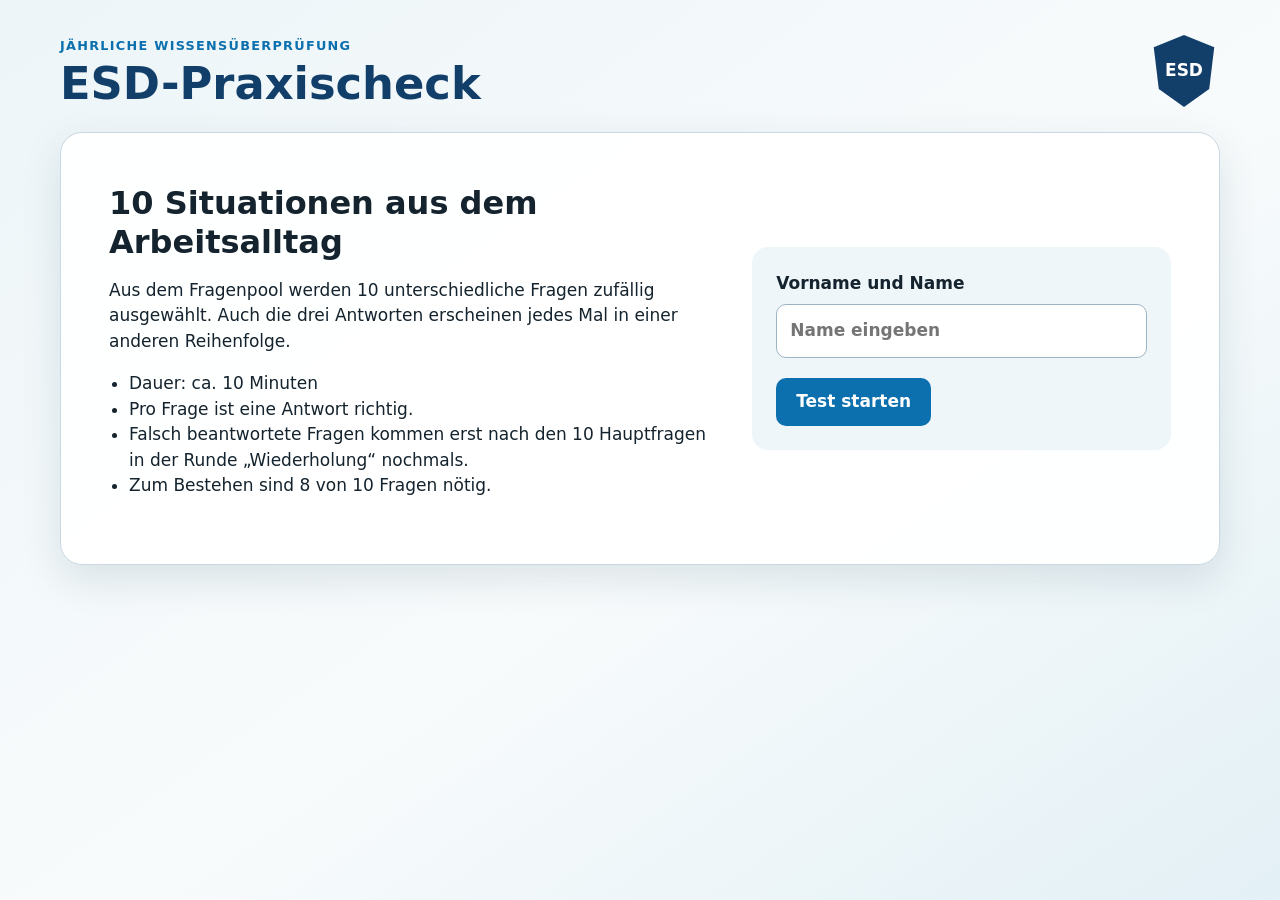
<file: index.html>
<!doctype html>
<html lang="de">
<head>
  <meta charset="utf-8">
  <meta name="viewport" content="width=device-width,initial-scale=1">
  <title>ESD – Jährliche Wissensüberprüfung</title>
  <link rel="stylesheet" href="style.css">
</head>
<body>
  <main class="app">
    <header class="top">
      <div><span class="eyebrow">Jährliche Wissensüberprüfung</span><h1>ESD-Praxischeck</h1></div>
      <div class="shield" aria-hidden="true">ESD</div>
    </header>

    <section id="start" class="card start-card">
      <div>
        <h2>10 Situationen aus dem Arbeitsalltag</h2>
        <p>Aus dem Fragenpool werden 10 unterschiedliche Fragen zufällig ausgewählt. Auch die drei Antworten erscheinen jedes Mal in einer anderen Reihenfolge.</p>
        <ul><li>Dauer: ca. 10 Minuten</li><li>Pro Frage ist eine Antwort richtig.</li><li>Falsch beantwortete Fragen kommen erst nach den 10 Hauptfragen in der Runde „Wiederholung“ nochmals.</li><li>Zum Bestehen sind 8 von 10 Fragen nötig.</li></ul>
      </div>
      <form id="startForm" class="person-form">
        <label>Vorname und Name<input id="personName" required autocomplete="name" placeholder="Name eingeben"></label>
        <button class="primary" type="submit">Test starten</button>
      </form>
    </section>

    <section id="quiz" class="hidden">
      <div class="status">
        <div><strong id="phaseText">Hauptrunde</strong><span id="progressText">Frage 1 von 10</span></div>
        <div class="counters">
          <span id="correctText" class="counter correct-counter">Richtig: 0</span>
          <span id="wrongText" class="counter wrong-counter">Falsch: 0 · Wiederholung am Schluss</span>
        </div>
      </div>
      <div class="progress" aria-hidden="true"><div id="bar"></div></div>
      <article class="card question-card">
        <div class="question-body">
          <span id="topic" class="tag"></span>
          <h2 id="question"></h2>
          <p class="choice-hint">Wähle das passende Bild oder den passenden Text.</p>
          <div id="answers" class="answers" aria-label="Antwortmöglichkeiten"></div>
          <div id="feedback" class="feedback hidden" aria-live="polite"></div>
          <button id="next" class="primary next hidden" type="button">Weiter</button>
        </div>
      </article>
    </section>

    <section id="result" class="card hidden">
      <span class="eyebrow">Auswertung</span>
      <h2 id="resultTitle"></h2>
      <p id="resultSummary" class="lead"></p>
      <div class="result-grid">
        <div><strong id="initialScore">0/10</strong><span>Ergebnis Hauptrunde</span></div>
        <div><strong id="retryScore">–</strong><span>Wiederholungsfragen richtig</span></div>
      </div>
      <div id="topicReview" class="review"></div>
      <div class="actions">
        <button id="download" class="primary" type="button">Ergebnis herunterladen</button>
        <button id="print" class="secondary" type="button">Drucken</button>
        <button id="restart" class="secondary" type="button">Neuer Test</button>
      </div>
      <p class="small">Hinweis: Die heruntergeladene Ergebnisdatei dient als einfacher Nachweis. Die betriebliche Ablage und Freigabe ist separat festzulegen.</p>
    </section>
  </main>
  <script src="fragen.js"></script>
  <script src="app.js"></script>
</body>
</html>
</file>
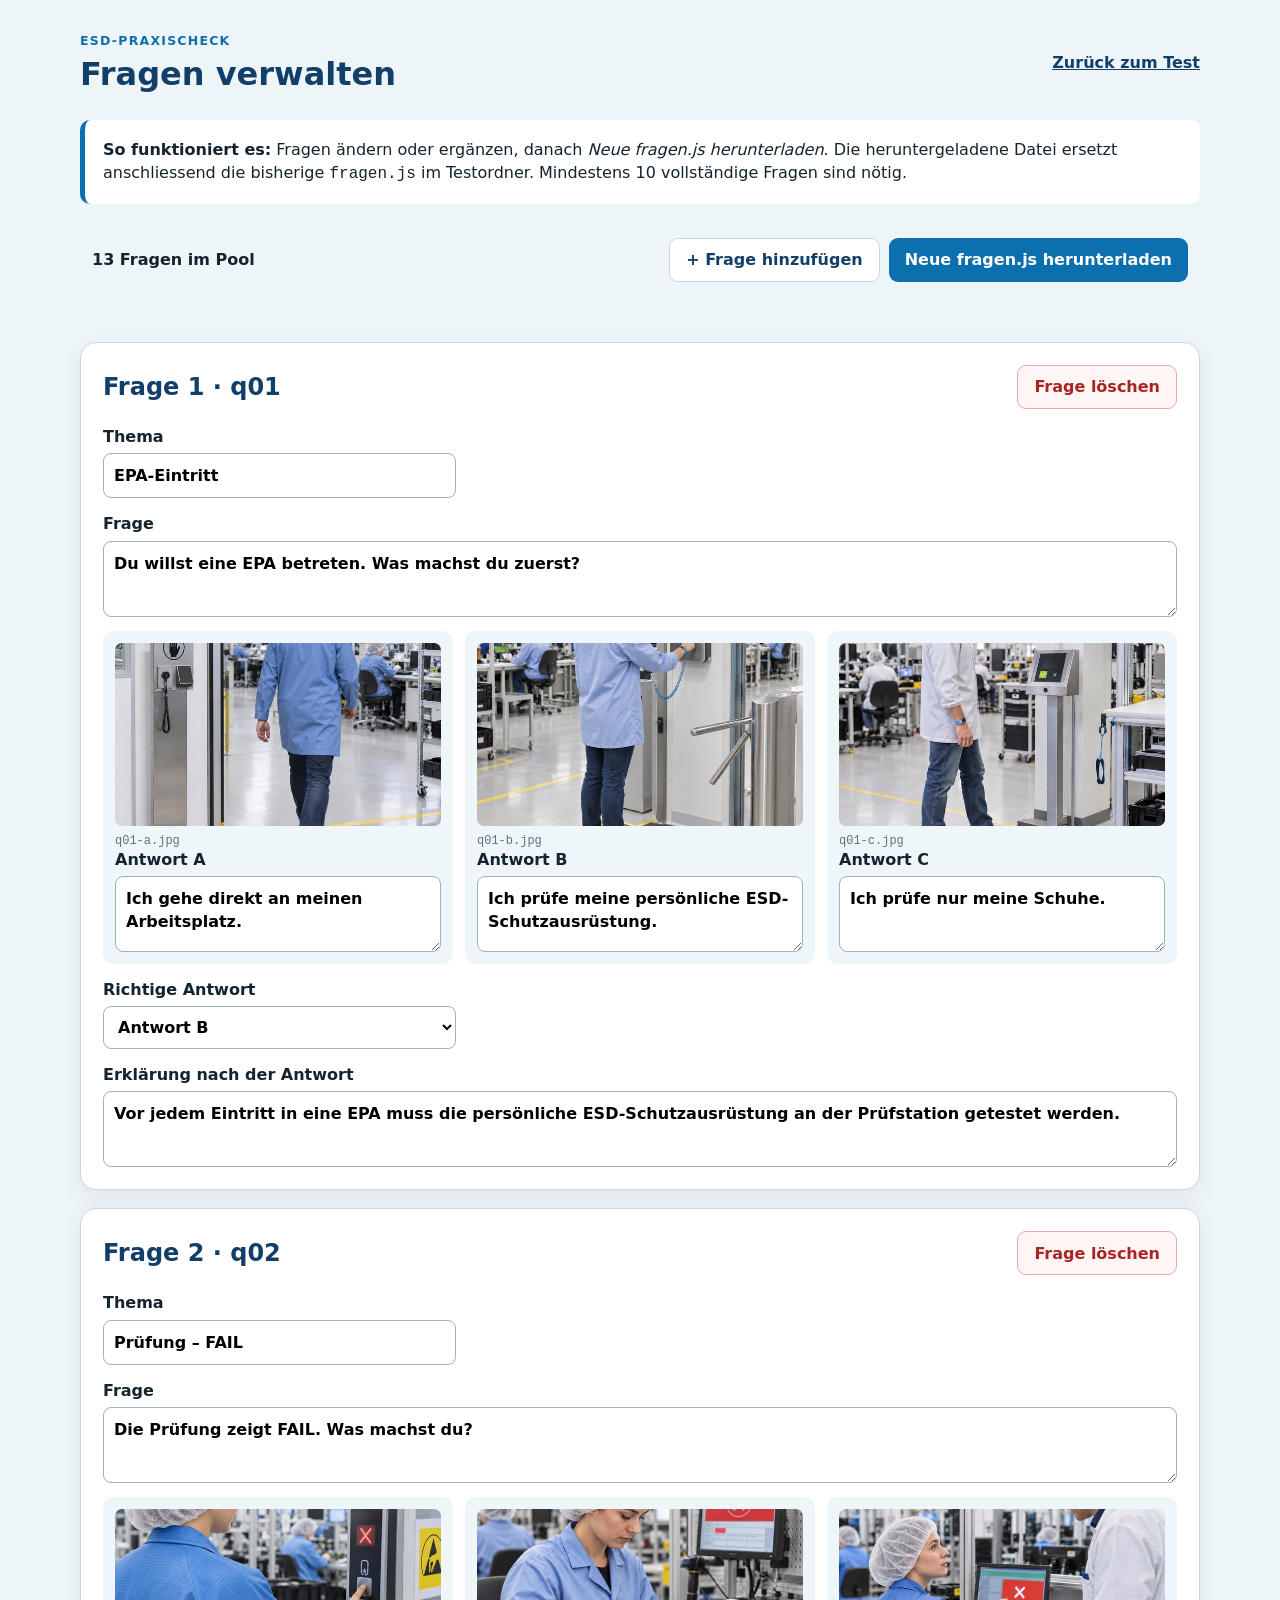
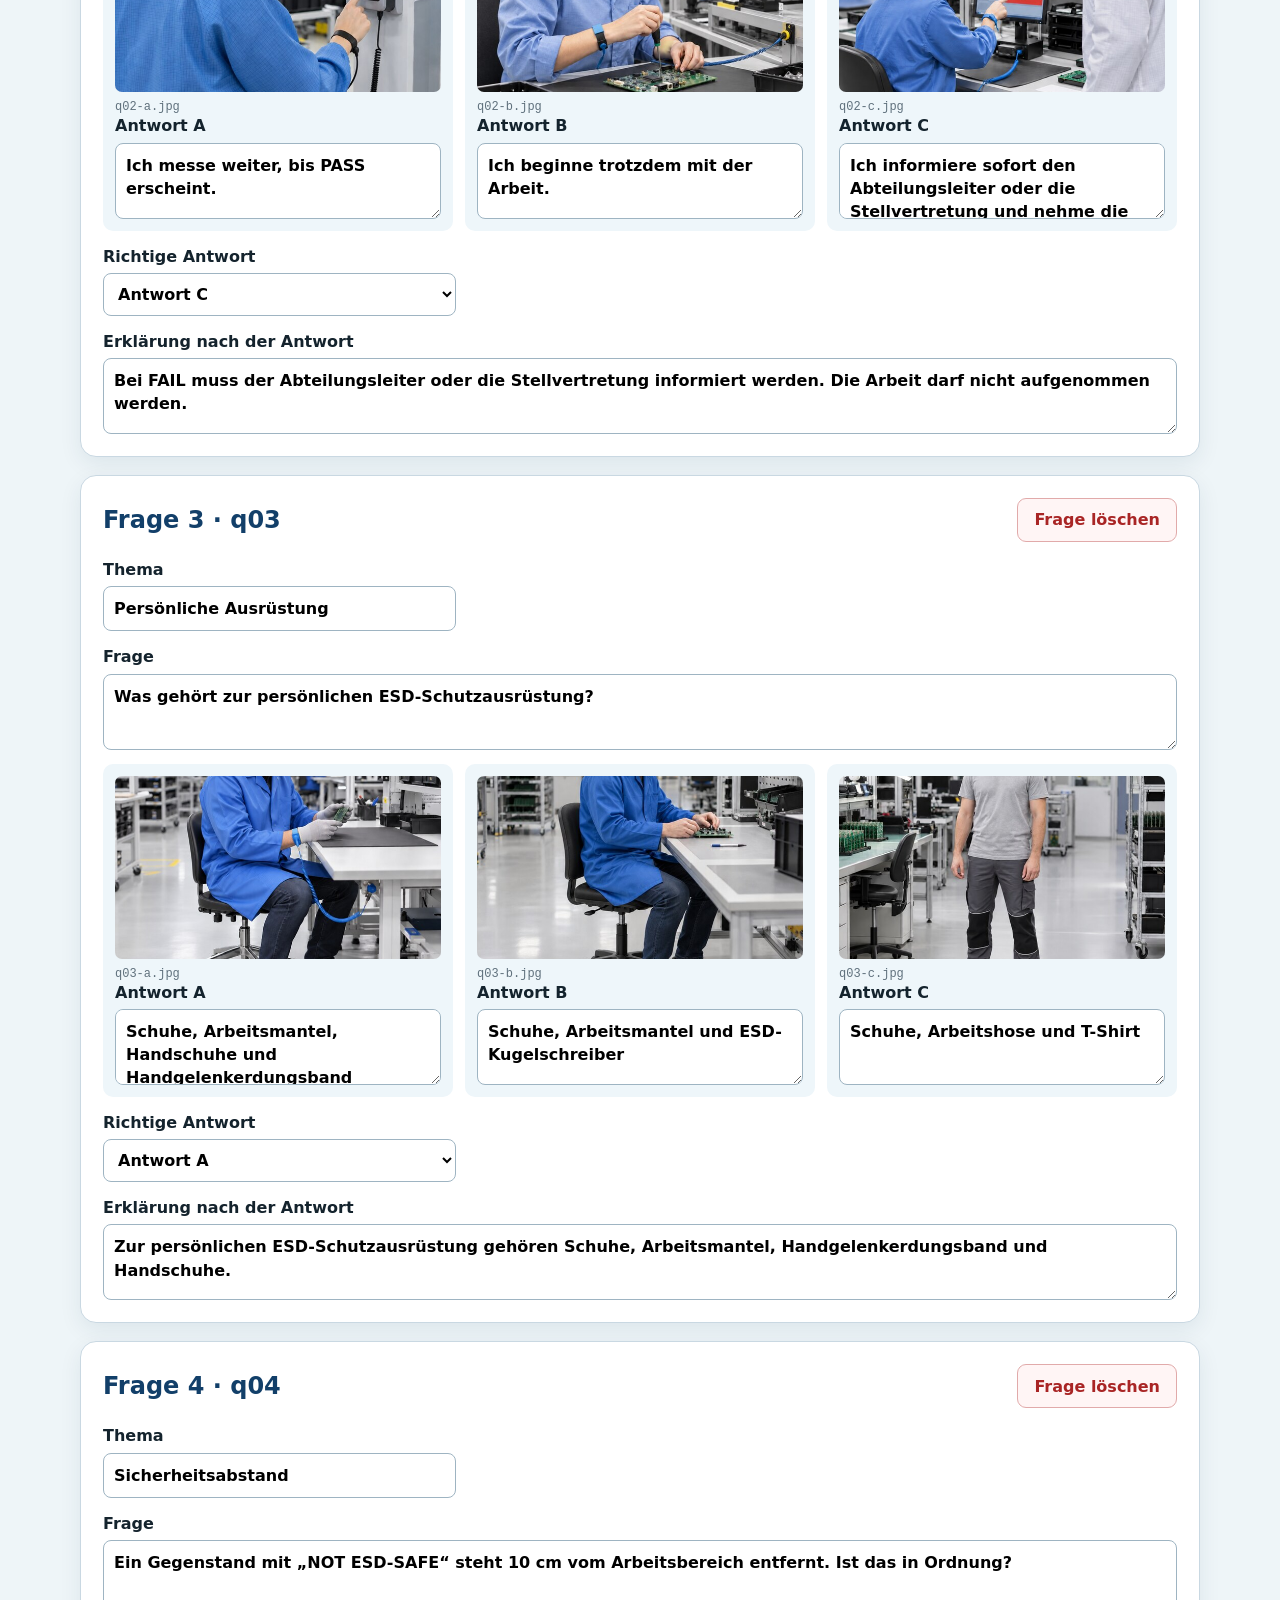
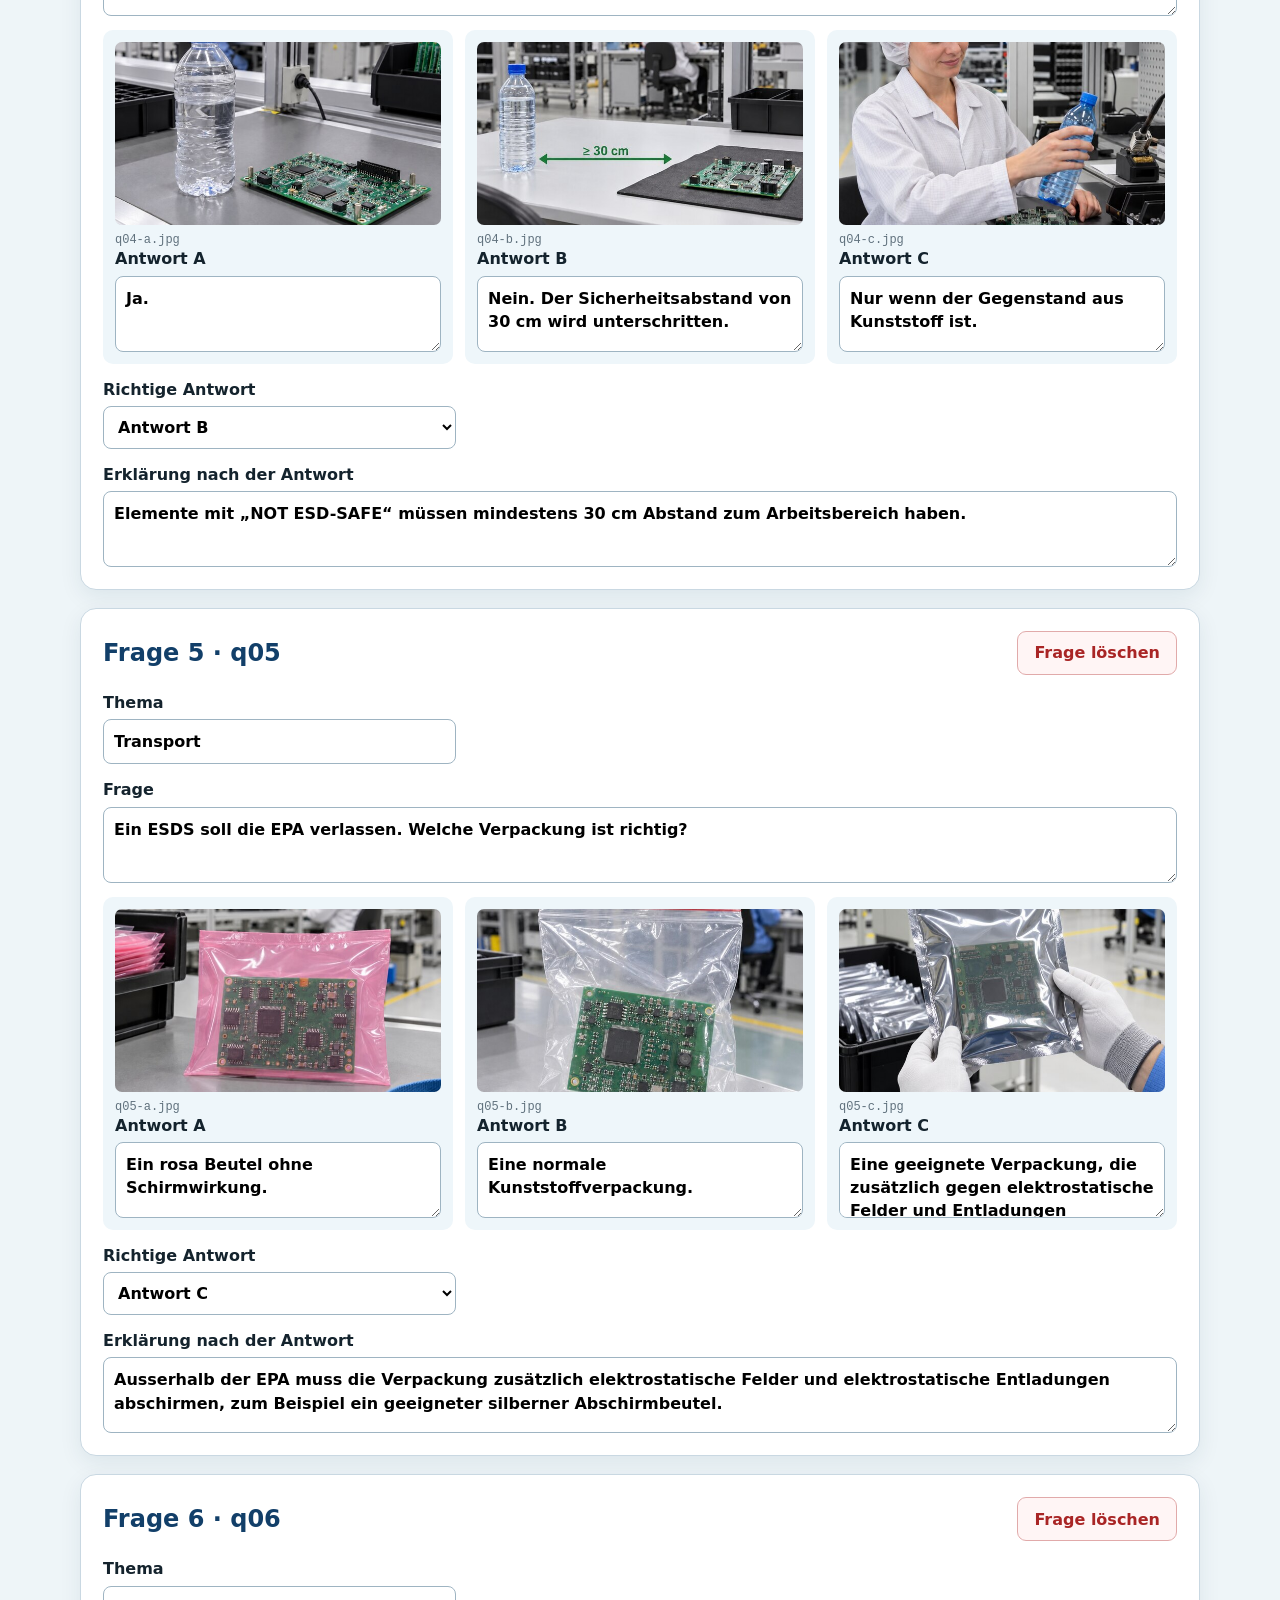
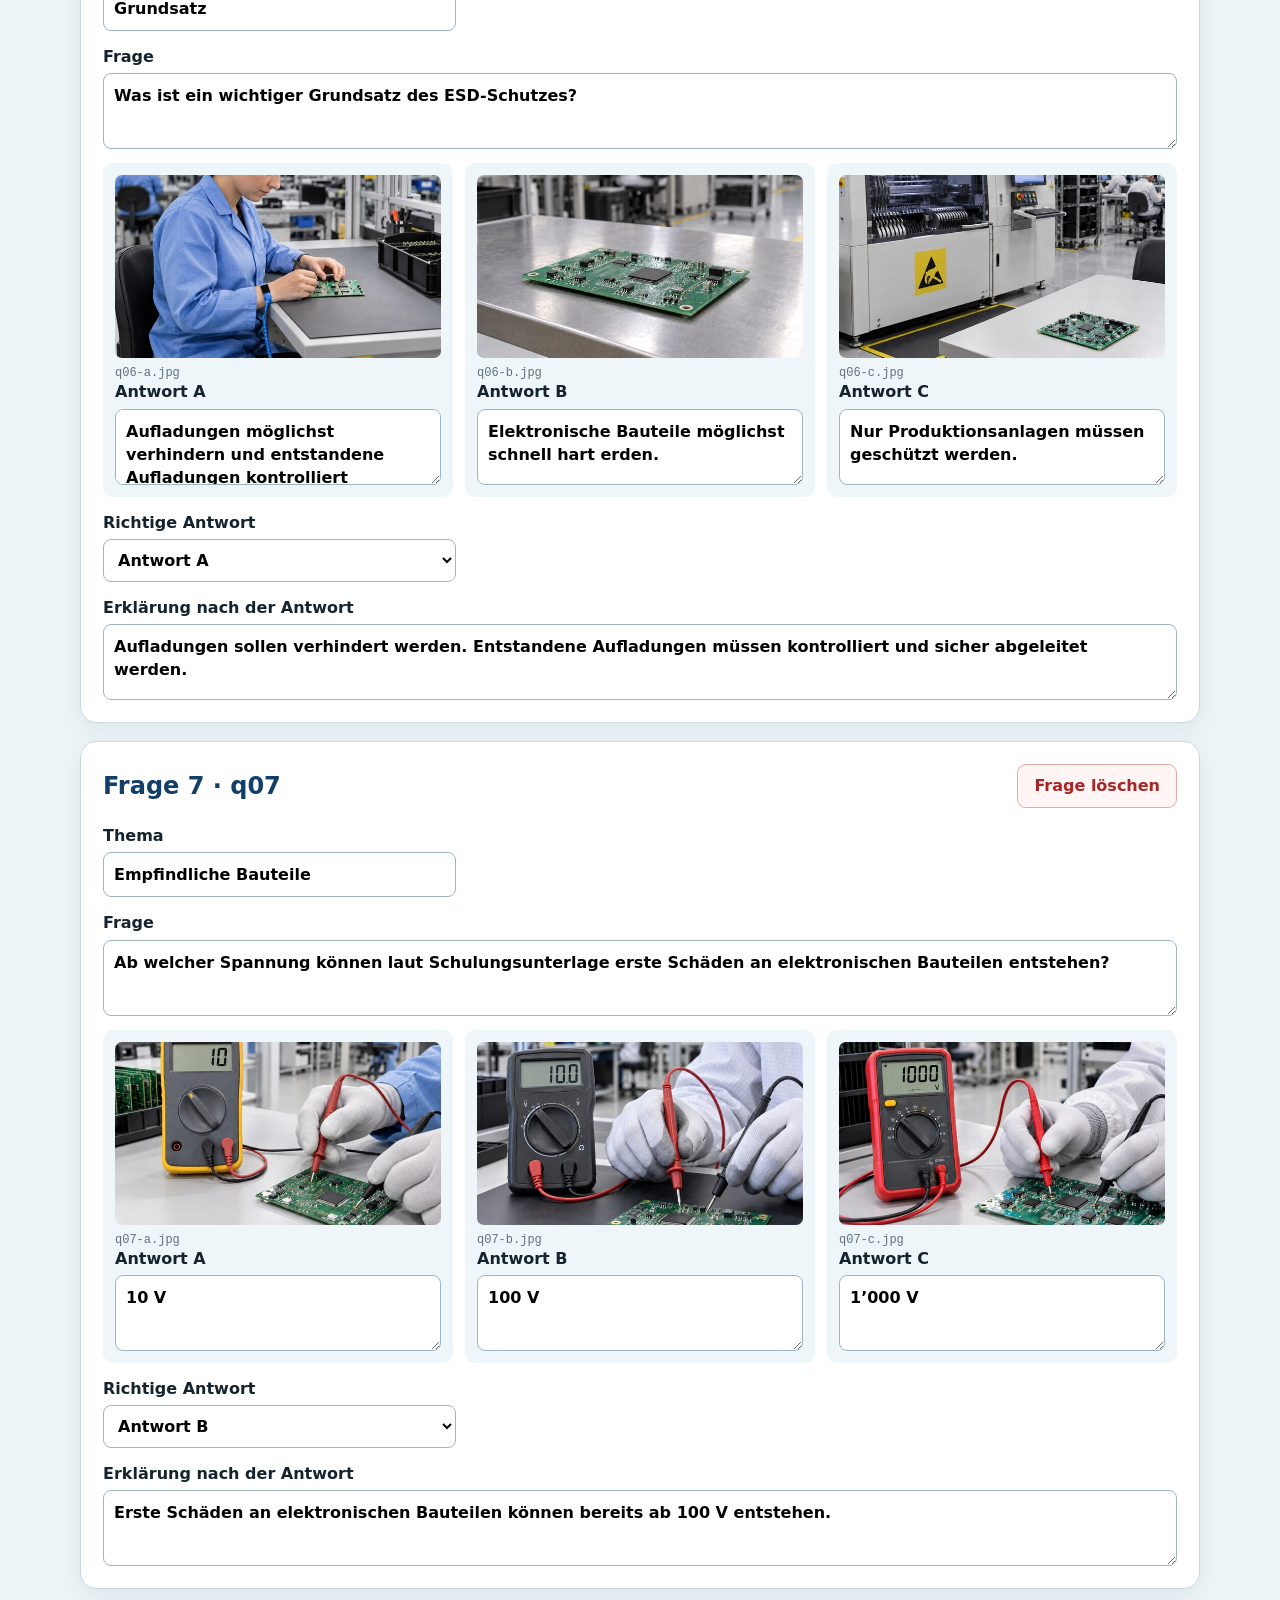
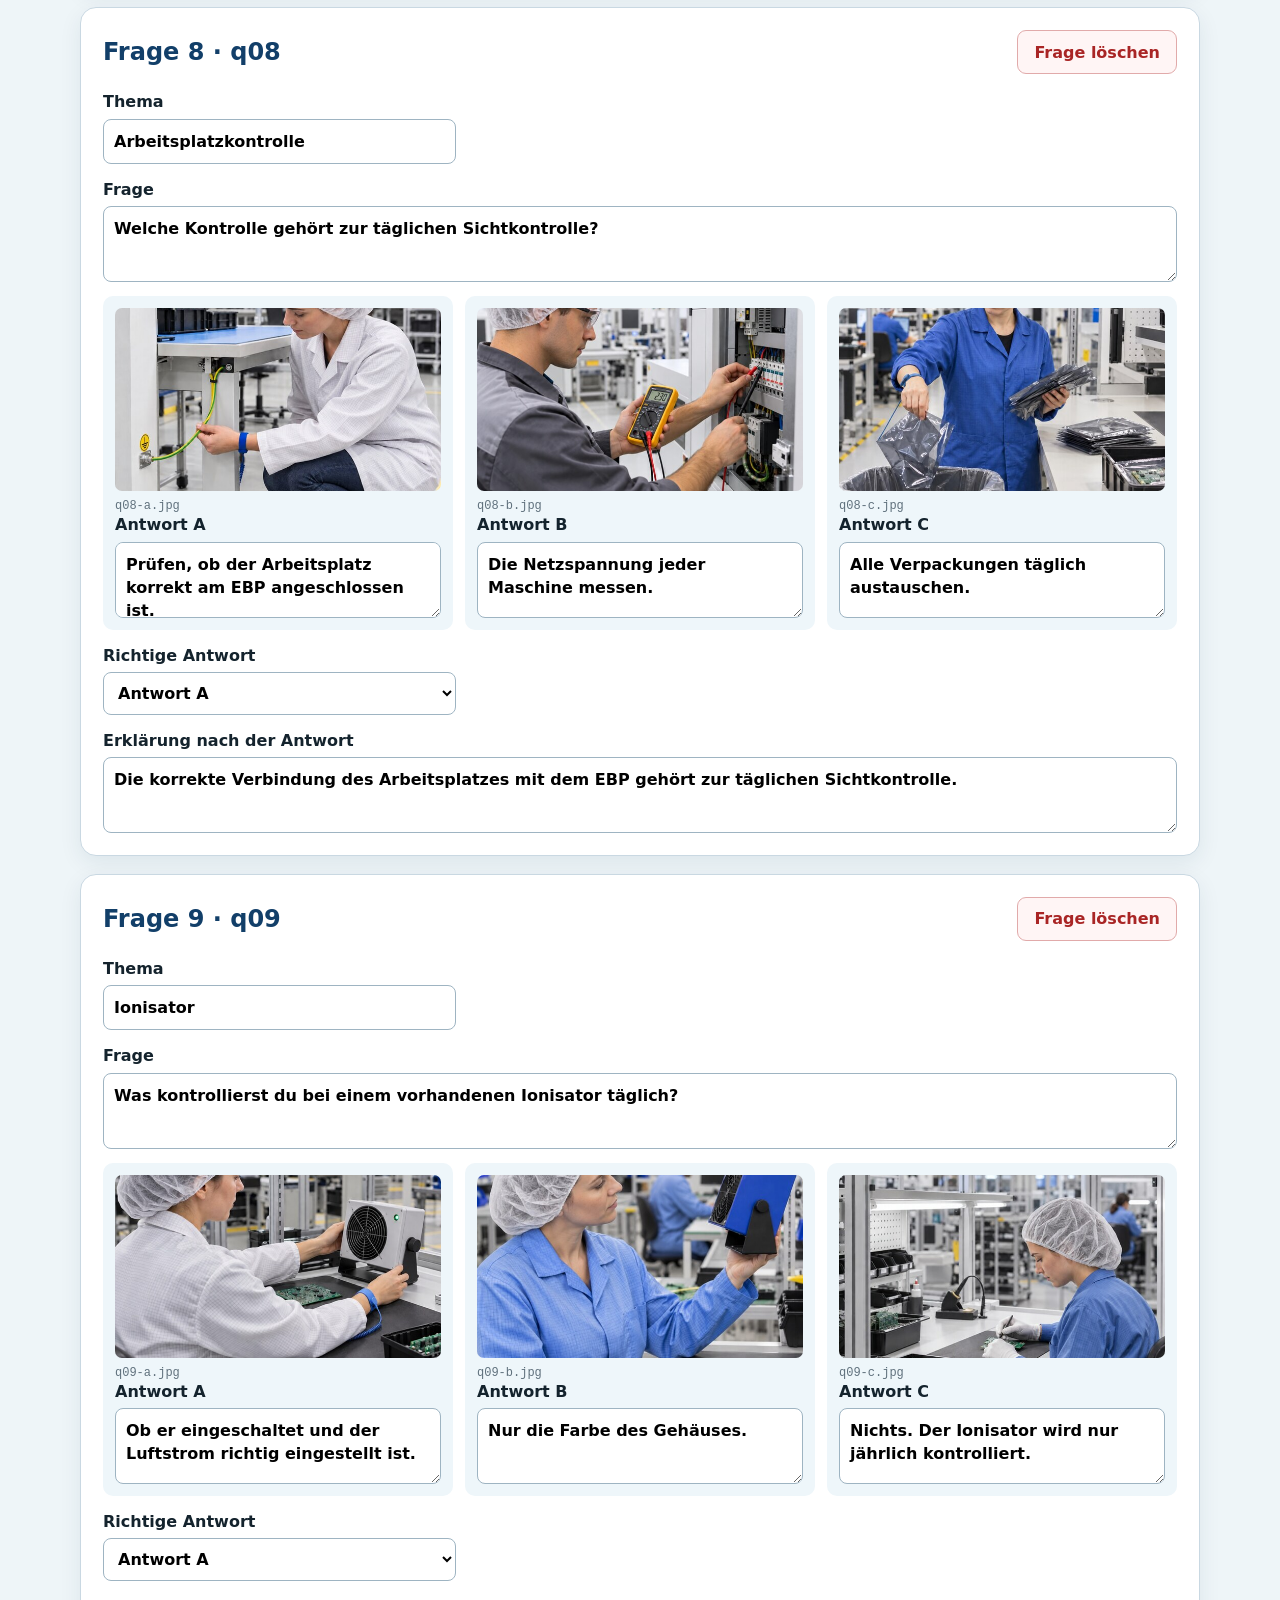
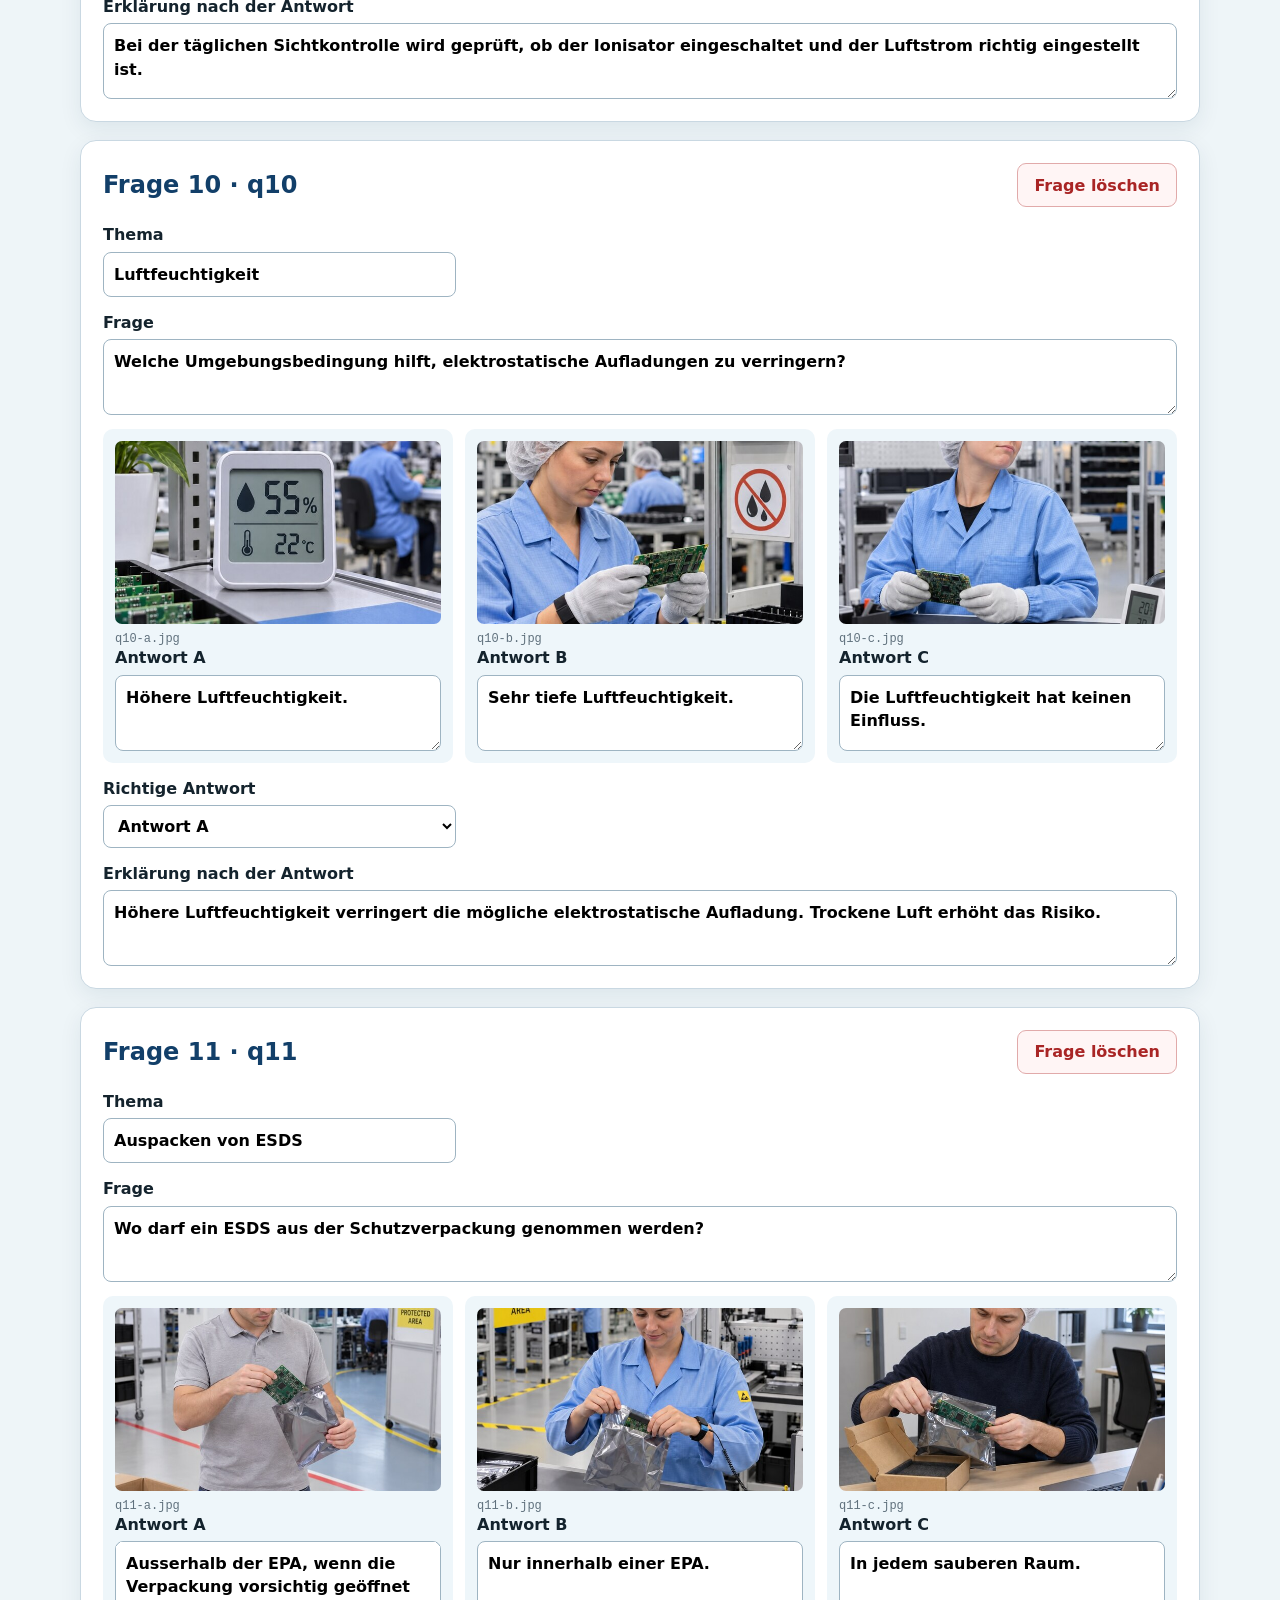
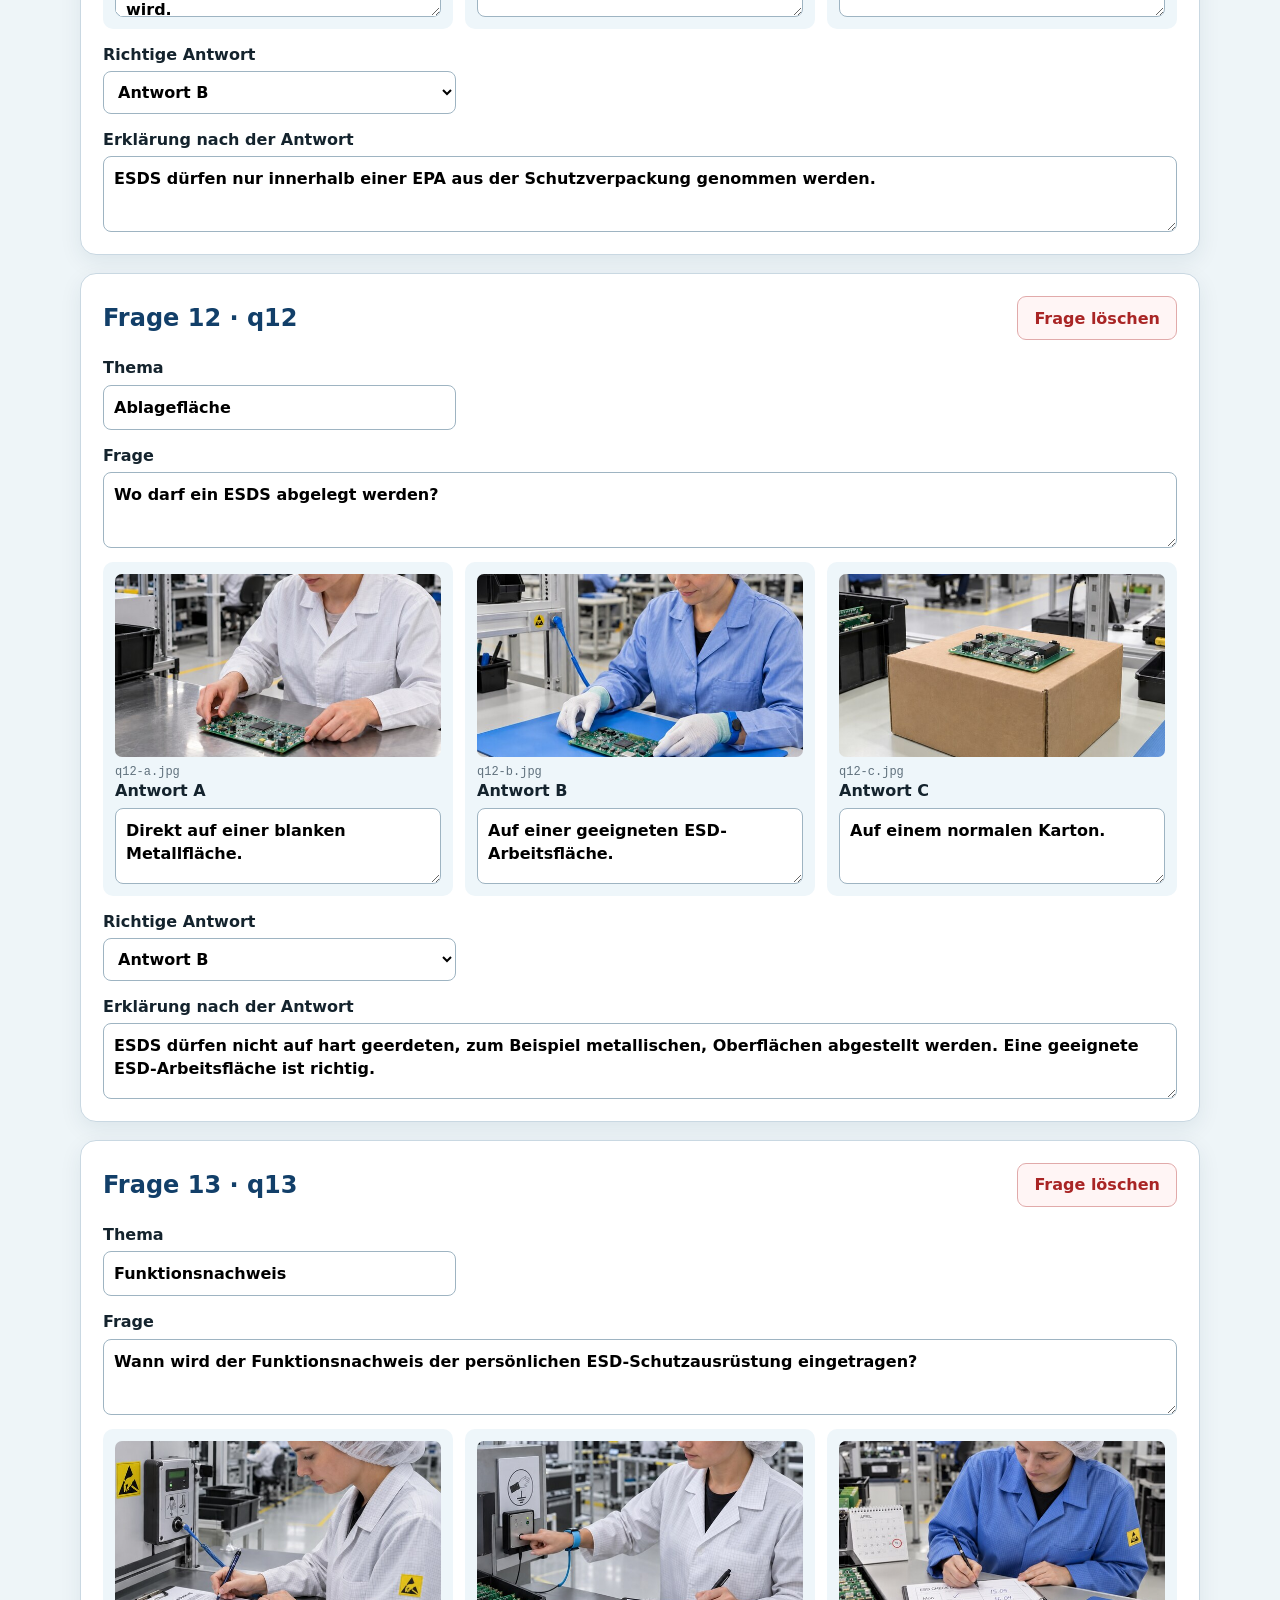
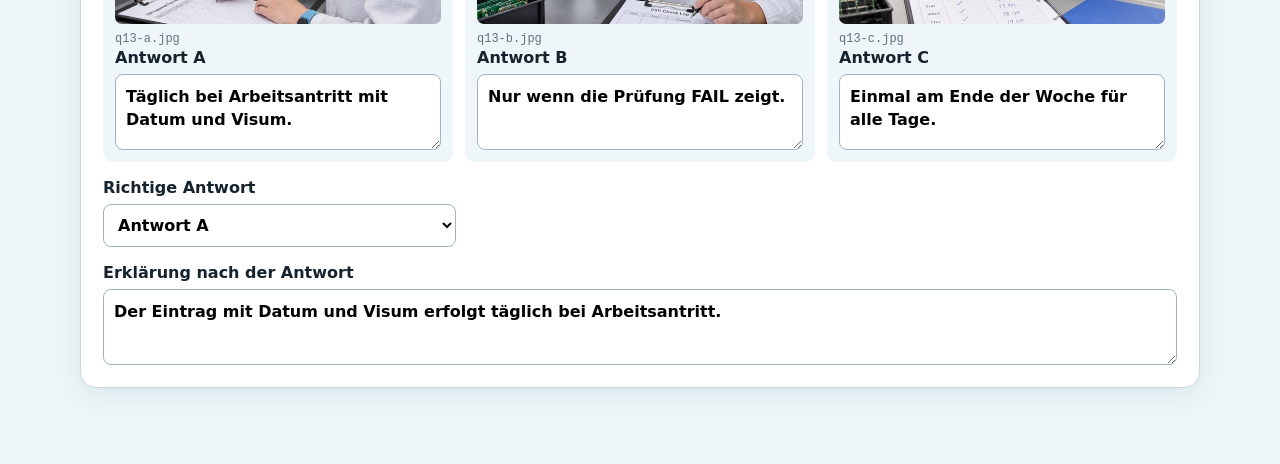
<file: fragen-editor.html>
<!doctype html>
<html lang="de">
<head>
  <meta charset="utf-8">
  <meta name="viewport" content="width=device-width,initial-scale=1">
  <title>ESD-Frageneditor</title>
  <link rel="stylesheet" href="editor.css">
</head>
<body>
  <main class="editor-app">
    <header>
      <div><span class="eyebrow">ESD-Praxischeck</span><h1>Fragen verwalten</h1></div>
      <a class="back" href="index.html">Zurück zum Test</a>
    </header>
    <section class="info">
      <strong>So funktioniert es:</strong> Fragen ändern oder ergänzen, danach <em>Neue fragen.js herunterladen</em>. Die heruntergeladene Datei ersetzt anschliessend die bisherige <code>fragen.js</code> im Testordner. Mindestens 10 vollständige Fragen sind nötig.
    </section>
    <div class="toolbar">
      <span id="count"></span>
      <div><button id="add" class="secondary" type="button">+ Frage hinzufügen</button><button id="export" class="primary" type="button">Neue fragen.js herunterladen</button></div>
    </div>
    <div id="message" role="status"></div>
    <section id="cards"></section>
  </main>
  <script src="fragen.js"></script>
  <script src="editor.js"></script>
</body>
</html>
</file>
<file: style.css>
:root{--blue:#123f69;--blue2:#0c6fae;--light:#eef6fa;--line:#c9d8e2;--ink:#14232d;--muted:#60717d;--good:#167447;--bad:#ad2d2d;--shadow:0 14px 40px rgba(19,55,78,.12)}
*{box-sizing:border-box}body{margin:0;background:linear-gradient(145deg,#edf5f8,#f8fbfc 55%,#e3f0f5);color:var(--ink);font:17px/1.5 system-ui,-apple-system,"Segoe UI",sans-serif;min-height:100vh}.app{width:min(1160px,calc(100% - 32px));margin:0 auto;padding:32px 0 60px}.top{display:flex;align-items:center;justify-content:space-between;margin-bottom:22px}.top h1{margin:.1rem 0;font-size:clamp(1.8rem,4vw,2.8rem);line-height:1.1;color:var(--blue)}.eyebrow{font-size:.8rem;letter-spacing:.1em;text-transform:uppercase;color:var(--blue2);font-weight:800}.shield{display:grid;place-items:center;width:72px;height:72px;background:var(--blue);color:white;font-weight:900;clip-path:polygon(50% 0,92% 17%,85% 75%,50% 100%,15% 75%,8% 17%)}.card{background:rgba(255,255,255,.96);border:1px solid var(--line);border-radius:22px;box-shadow:var(--shadow);overflow:hidden}.start-card{display:grid;grid-template-columns:1.45fr 1fr;gap:36px;padding:clamp(24px,5vw,48px)}h2{font-size:clamp(1.35rem,3vw,2rem);line-height:1.2;margin:.2rem 0 1rem}ul{padding-left:1.25rem}.person-form{background:var(--light);padding:24px;border-radius:16px;align-self:center}.person-form label{font-weight:700}input{display:block;width:100%;margin:8px 0 20px;padding:13px;border:1px solid #9db4c3;border-radius:10px;font:inherit;background:white}.primary,.secondary{min-height:48px;border-radius:10px;padding:10px 20px;font:inherit;font-weight:800;cursor:pointer}.primary{border:0;background:var(--blue2);color:white}.primary:hover{background:var(--blue)}.secondary{border:1px solid var(--line);background:white;color:var(--blue)}.status{display:flex;justify-content:space-between;align-items:end;gap:18px;margin:5px 2px 10px}.status>div:first-child{display:flex;flex-direction:column}.status span{font-size:.9rem}.status #progressText{color:var(--muted)}.counters{display:flex;flex-direction:row;gap:8px;flex-wrap:wrap;justify-content:flex-end}.counter{display:inline-flex;align-items:center;padding:6px 10px;border-radius:999px;font-weight:800;white-space:nowrap}.correct-counter{color:#11623d;background:#e3f5eb}.wrong-counter{color:#8f2727;background:#fdeaea}.progress{height:9px;background:#dbe7ed;border-radius:10px;overflow:hidden;margin-bottom:18px}.progress div{height:100%;width:10%;background:linear-gradient(90deg,var(--blue2),#33a8c5);transition:width .3s}.question-body{padding:clamp(24px,4vw,42px)}.tag{display:inline-block;border-radius:20px;padding:5px 11px;background:#e3f2f8;color:var(--blue);font-size:.8rem;font-weight:800;text-transform:uppercase;letter-spacing:.04em}.question-body h2{margin:16px 0 6px}.choice-hint{margin:0 0 18px;color:var(--muted);font-size:.95rem}.answers{display:grid;grid-template-columns:repeat(3,minmax(0,1fr));gap:16px}.answer{position:relative;overflow:hidden;width:100%;text-align:left;border:2px solid var(--line);background:white;border-radius:14px;padding:0;font:inherit;cursor:pointer;box-shadow:0 5px 14px rgba(19,55,78,.08);transition:transform .15s,border-color .15s,box-shadow .15s}.answer:hover:not(:disabled){border-color:var(--blue2);transform:translateY(-2px);box-shadow:0 9px 20px rgba(19,55,78,.14)}.answer:focus-visible{outline:4px solid #7cc8eb;outline-offset:2px}.answer img{display:block;width:100%;aspect-ratio:1/1;object-fit:cover;background:#dce7ec}.answer-text{display:flex;align-items:flex-start;gap:9px;min-height:100px;padding:13px 14px}.answer-letter{display:grid;place-items:center;flex:0 0 26px;height:26px;border-radius:50%;background:var(--blue);color:white;font-weight:900;font-size:.85rem}.answer:disabled{cursor:default;color:var(--ink)}.answer.correct{border-color:var(--good);background:#eaf7f0}.answer.wrong{border-color:var(--bad);background:#fff0f0}.answer.correct::after,.answer.wrong::after{position:absolute;right:10px;top:10px;display:grid;place-items:center;width:38px;height:38px;border-radius:50%;color:white;font-size:1.35rem;font-weight:900;box-shadow:0 2px 8px rgba(0,0,0,.25)}.answer.correct::after{content:'✓';background:var(--good)}.answer.wrong::after{content:'×';background:var(--bad)}.feedback{margin-top:18px;padding:15px 17px;border-radius:12px;background:var(--light);border-left:5px solid var(--blue2)}.feedback.good{border-color:var(--good)}.feedback.bad{border-color:var(--bad)}.next{display:block;margin:18px 0 0 auto}.result-grid{display:grid;grid-template-columns:1fr 1fr;gap:14px;margin:25px 0}.result-grid div{background:var(--light);border-radius:14px;padding:18px}.result-grid strong{display:block;color:var(--blue);font-size:2rem}.result-grid span{color:var(--muted);font-size:.9rem}.review{margin:20px 0}.review-item{padding:12px 0;border-bottom:1px solid var(--line)}.actions{display:flex;gap:12px;flex-wrap:wrap;margin-top:26px}#result{padding:clamp(24px,5vw,48px)}.lead{font-size:1.1rem}.small{font-size:.8rem;color:var(--muted);margin-top:24px}.hidden{display:none!important}@media(max-width:820px){.start-card{grid-template-columns:1fr}.answers{grid-template-columns:1fr}.answer{display:grid;grid-template-columns:140px 1fr}.answer img{height:100%;min-height:140px}.answer-text{min-height:0}.start-card{gap:18px}.shield{width:58px;height:58px}.result-grid{grid-template-columns:1fr}.status{align-items:flex-start}.counters{justify-content:flex-start}}@media(max-width:480px){.answer{grid-template-columns:105px 1fr}.answer img{min-height:125px}.answer-text{padding:10px;font-size:.93rem}.counter{white-space:normal}}@media print{body{background:white}.top,#start,#quiz,.actions{display:none!important}#result{display:block!important;box-shadow:none;border:0}.app{width:100%;padding:0}}
</file>
<file: editor.css>
:root{--blue:#123f69;--blue2:#0c6fae;--light:#eef6fa;--line:#c9d8e2;--ink:#14232d;--muted:#60717d;--bad:#a92525}*{box-sizing:border-box}body{margin:0;background:#eef5f8;color:var(--ink);font:16px/1.45 system-ui,-apple-system,"Segoe UI",sans-serif}.editor-app{width:min(1120px,calc(100% - 28px));margin:auto;padding:28px 0 60px}header,.toolbar{display:flex;justify-content:space-between;gap:20px;align-items:center}h1{margin:0;color:var(--blue)}.eyebrow{font-size:.78rem;text-transform:uppercase;letter-spacing:.1em;color:var(--blue2);font-weight:800}.back{color:var(--blue);font-weight:700}.info{margin:22px 0;padding:18px;background:#fff;border-left:5px solid var(--blue2);border-radius:10px}.toolbar{position:sticky;top:0;z-index:5;padding:12px;background:rgba(238,245,248,.95);backdrop-filter:blur(6px)}button{min-height:44px;border-radius:9px;padding:9px 16px;font:inherit;font-weight:800;cursor:pointer}.primary{border:0;background:var(--blue2);color:#fff}.secondary{border:1px solid var(--line);background:#fff;color:var(--blue);margin-right:9px}#count{font-weight:800}.question-card{margin:18px 0;padding:22px;background:#fff;border:1px solid var(--line);border-radius:16px;box-shadow:0 7px 22px rgba(19,55,78,.08)}.card-head{display:flex;justify-content:space-between;align-items:center;margin-bottom:16px}.card-head h2{margin:0;color:var(--blue)}.delete{border:1px solid #e1aaaa;background:#fff5f5;color:var(--bad)}.grid{display:grid;grid-template-columns:1fr 2fr;gap:14px}.full{grid-column:1/-1}label{font-weight:700}input,textarea,select{display:block;width:100%;margin-top:5px;padding:10px;border:1px solid #9eb4c2;border-radius:8px;font:inherit;background:#fff}textarea{min-height:76px;resize:vertical}.answers{display:grid;grid-template-columns:repeat(3,1fr);gap:12px}.answer-edit{padding:12px;background:var(--light);border-radius:10px}.answer-edit img{display:block;width:100%;aspect-ratio:16/9;object-fit:cover;border-radius:7px;margin-bottom:8px}.filename{font:12px ui-monospace,monospace;color:var(--muted)}#message{min-height:24px;margin:6px 12px;color:var(--bad);font-weight:700}@media(max-width:760px){header,.toolbar{align-items:flex-start;flex-direction:column}.toolbar{position:static}.grid,.answers{grid-template-columns:1fr}.full{grid-column:auto}.toolbar div{display:grid;gap:8px;width:100%}.secondary{margin:0}}
</file>
